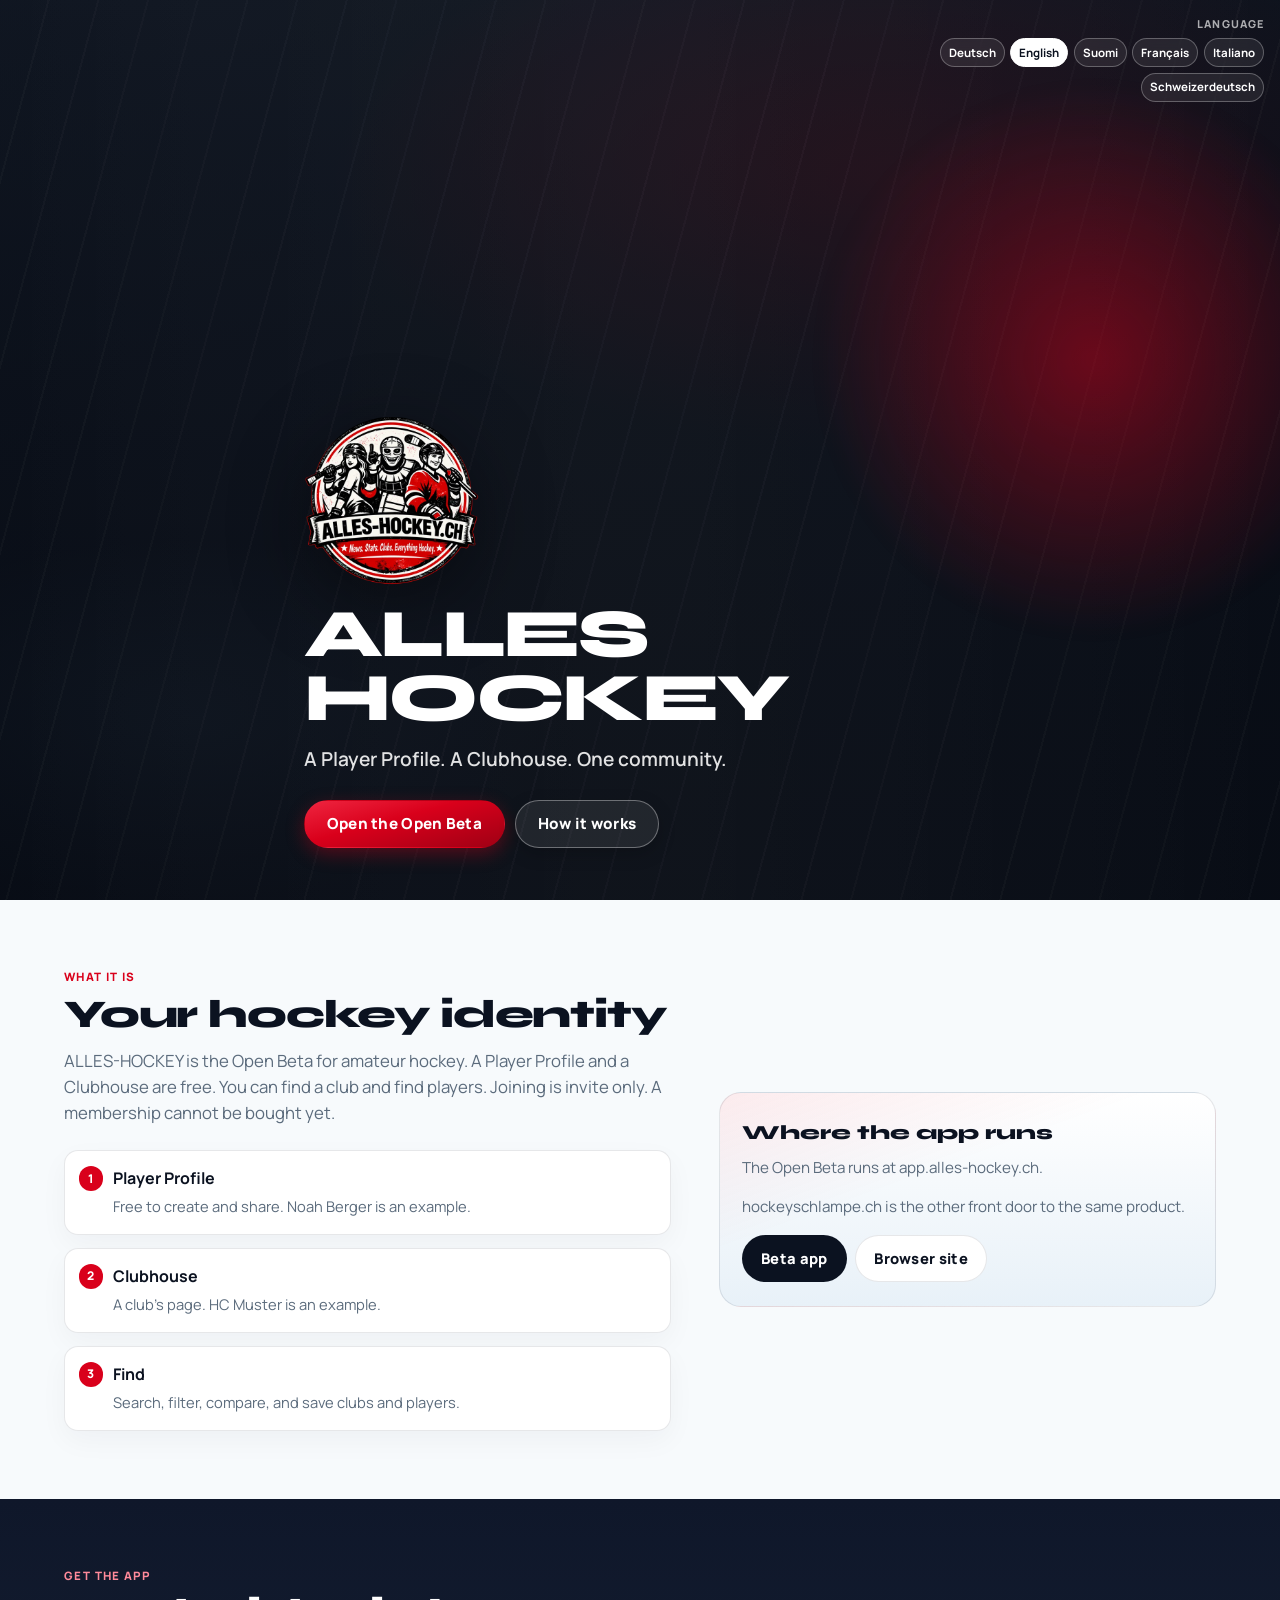
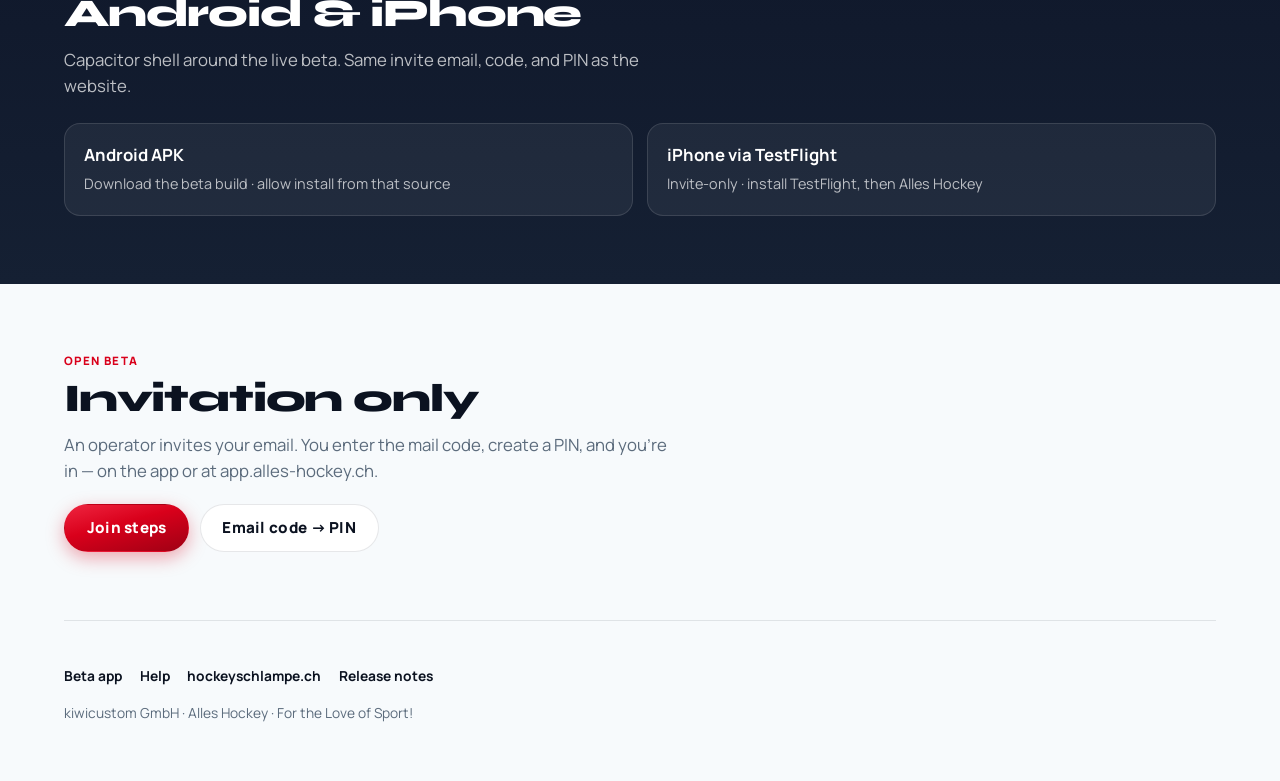
<file: index.html>
<!DOCTYPE html>
<html lang="de">
<head>
  <meta charset="utf-8" />
  <meta name="viewport" content="width=device-width, initial-scale=1" />
  <title>ALLES-HOCKEY — Spielerprofil und Clubhaus</title>
  <meta
    name="description"
    content="Open Beta. Ein Spielerprofil und ein Clubhaus sind gratis. Clubs finden. Spieler finden. Nur auf Einladung. Eine Mitgliedschaft kann man noch nicht kaufen."
  />
  <link rel="canonical" href="https://www.alles-hockey.ch/" />
  <link rel="alternate" hreflang="de" href="https://www.alles-hockey.ch/" />
  <link rel="alternate" hreflang="en" href="https://www.alles-hockey.ch/" />
  <link rel="alternate" hreflang="fi" href="https://www.alles-hockey.ch/" />
  <link rel="alternate" hreflang="fr" href="https://www.alles-hockey.ch/" />
  <link rel="alternate" hreflang="it" href="https://www.alles-hockey.ch/" />
  <link rel="alternate" hreflang="x-default" href="https://www.alles-hockey.ch/" />
  <meta name="theme-color" content="#d9001b" />
  <meta name="robots" content="index,follow,max-image-preview:large" />
  <meta property="og:type" content="website" />
  <meta property="og:site_name" content="Alles Hockey" />
  <meta property="og:locale" content="de_CH" />
  <meta property="og:locale:alternate" content="en_CH" />
  <meta property="og:locale:alternate" content="fr_CH" />
  <meta property="og:locale:alternate" content="it_CH" />
  <meta property="og:locale:alternate" content="fi_FI" />
  <meta property="og:url" content="https://www.alles-hockey.ch/" />
  <meta property="og:title" content="ALLES-HOCKEY" />
  <meta
    property="og:description"
    content="Ein Spielerprofil. Ein Clubhaus. Clubs und Spieler finden. Open Beta, nur auf Einladung."
  />
  <meta property="og:image" content="https://www.alles-hockey.ch/assets/brand/alles-hockey-192.png" />
  <meta property="og:image:width" content="192" />
  <meta property="og:image:height" content="192" />
  <meta name="twitter:card" content="summary" />
  <meta name="twitter:title" content="ALLES-HOCKEY" />
  <meta
    name="twitter:description"
    content="Ein Spielerprofil. Ein Clubhaus. Clubs und Spieler finden. Open Beta, nur auf Einladung."
  />
  <meta name="twitter:image" content="https://www.alles-hockey.ch/assets/brand/alles-hockey-192.png" />
  <link rel="icon" href="/assets/brand/alles-hockey-64.png" />
  <link rel="apple-touch-icon" href="/assets/brand/alles-hockey-192.png" />
  <link rel="preconnect" href="https://fonts.googleapis.com" />
  <link rel="preconnect" href="https://fonts.gstatic.com" crossorigin />
  <link
    href="https://fonts.googleapis.com/css2?family=Manrope:wght@500;600;700;800&family=Syne:wght@700;800&display=swap"
    rel="stylesheet"
  />
  <link rel="stylesheet" href="/css/site.css" />
  <script type="application/ld+json">
  {
    "@context": "https://schema.org",
    "@type": "WebSite",
    "name": "Alles Hockey",
    "url": "https://www.alles-hockey.ch/",
    "inLanguage": ["de", "en", "fi", "fr", "it", "gsw"],
    "description": "Open Beta. Ein Spielerprofil und ein Clubhaus sind gratis. Clubs finden. Spieler finden. Nur auf Einladung.",
    "publisher": {
      "@type": "Organization",
      "name": "kiwicustom GmbH",
      "url": "https://kiwicustom.com"
    }
  }
  </script>
  <script type="application/ld+json">
  {
    "@context": "https://schema.org",
    "@type": "SoftwareApplication",
    "name": "Alles Hockey",
    "applicationCategory": "SportsApplication",
    "operatingSystem": "iOS, Android, Web",
    "url": "https://app.alles-hockey.ch/",
    "offers": { "@type": "Offer", "price": "0", "priceCurrency": "CHF" }
  }
  </script>
</head>
<body>
  <a class="skip" href="#main" data-i18n="skip">Zum Inhalt springen</a>

  <header class="hero" role="banner">
    <div class="lang-bar">
      <div id="lang-switch" class="lang-switch"></div>
    </div>
    <div class="hero__plane" aria-hidden="true">
      <div class="hero__ice"></div>
      <div class="hero__glow"></div>
    </div>
    <div class="hero__inner">
      <div class="hero__brand">
        <img
          class="hero__logo"
          src="/assets/brand/logo-alles-hockey.ch.webp"
          width="220"
          height="220"
          alt="Alles Hockey"
        />
        <h1 class="hero__name">Alles Hockey</h1>
        <p class="hero__tag" data-i18n="hero.tag">Ein Spielerprofil. Ein Clubhaus. Eine Gemeinschaft.</p>
      </div>
      <div class="hero__ctas">
        <a class="btn btn--primary" href="https://app.alles-hockey.ch/" data-i18n="hero.ctaBeta">Open Beta öffnen</a>
        <a class="btn btn--ghost" href="https://help.alles-hockey.ch/" data-i18n="hero.ctaHelp">So funktioniert’s</a>
      </div>
    </div>
  </header>

  <main id="main">
    <section class="section" aria-labelledby="what-title">
      <div class="split">
        <div data-reveal>
          <p class="section__kicker" data-i18n="what.kicker">Was ist das?</p>
          <h2 class="section__title" id="what-title" data-i18n="what.title">Deine Hockey-Identität</h2>
          <p class="section__lead" data-i18n="what.lead">
            ALLES-HOCKEY ist die Open Beta für Amateurhockey. Ein Spielerprofil und ein Clubhaus sind gratis. Du kannst einen Club finden und Spieler finden. Der Beitritt ist nur auf Einladung. Eine Mitgliedschaft kann man noch nicht kaufen.
          </p>
          <ul class="feature-list">
            <li data-n="1">
              <strong data-i18n="feat.lm.title">Spielerprofil</strong>
              <span data-i18n="feat.lm.body">Gratis erstellen und teilen. Noah Berger ist ein Beispiel.</span>
            </li>
            <li data-n="2">
              <strong data-i18n="feat.sc.title">Clubhaus</strong>
              <span data-i18n="feat.sc.body">Die Seite eines Clubs. HC Muster ist ein Beispiel.</span>
            </li>
            <li data-n="3">
              <strong data-i18n="feat.map.title">Finden</strong>
              <span data-i18n="feat.map.body">Clubs und Spieler suchen, filtern, vergleichen und merken.</span>
            </li>
          </ul>
        </div>
        <aside class="panel" data-reveal>
          <h3 data-i18n="panel.title">Wo die App läuft</h3>
          <p data-i18n="panel.p1">
            Die Open Beta läuft unter app.alles-hockey.ch.
          </p>
          <p data-i18n="panel.p2">
            hockeyschlampe.ch ist der andere Eingang zum selben Produkt.
          </p>
          <div class="panel__links">
            <a class="btn btn--ink" href="https://app.alles-hockey.ch/" data-i18n="panel.ctaBeta">Beta-App</a>
            <a class="btn btn--outline" href="https://hockeyschlampe.ch/" data-i18n="panel.ctaBrowser">Browser-Site</a>
          </div>
        </aside>
      </div>
    </section>

    <section class="band" aria-labelledby="install-title">
      <div class="section">
        <p class="section__kicker" data-i18n="install.kicker">App holen</p>
        <h2 class="section__title" id="install-title" data-i18n="install.title">Android &amp; iPhone</h2>
        <p class="section__lead" data-i18n="install.lead">
          Capacitor-Shell um die Live-Beta. Gleiche Einladungs-E-Mail, Code und PIN wie auf der Website.
        </p>
        <div class="install-grid">
          <a
            class="install-link"
            href="https://github.com/kiwicustom/hs-android-beta/releases/latest/download/alles-hockey-beta.apk"
          >
            <strong data-i18n="install.android.title">Android-APK</strong>
            <span data-i18n="install.android.body">Beta-Build laden · Installation von dieser Quelle erlauben</span>
          </a>
          <a class="install-link" href="https://help.alles-hockey.ch/help/install-ios.html">
            <strong data-i18n="install.ios.title">iPhone via TestFlight</strong>
            <span data-i18n="install.ios.body">Nur Einladung · TestFlight installieren, dann Alles Hockey</span>
          </a>
        </div>
      </div>
    </section>

    <section class="section" aria-labelledby="join-title">
      <div data-reveal>
        <p class="section__kicker" data-i18n="join.kicker">Open Beta</p>
        <h2 class="section__title" id="join-title" data-i18n="join.title">Nur auf Einladung</h2>
        <p class="section__lead" data-i18n="join.lead">
          Ein Operator lädt deine E-Mail ein. Du gibst den Mail-Code ein, erstellst eine PIN — und bist drin, in der App oder unter app.alles-hockey.ch.
        </p>
        <div class="hero__ctas" style="margin-top:1.25rem">
          <a class="btn btn--primary" href="https://help.alles-hockey.ch/help/join.html" data-i18n="join.ctaJoin">Beitrittsschritte</a>
          <a class="btn btn--outline" href="https://help.alles-hockey.ch/help/sign-in.html" data-i18n="join.ctaPin">E-Mail-Code → PIN</a>
        </div>
      </div>
    </section>
  </main>

  <footer class="site-footer">
    <nav data-i18n-aria="footer.nav" aria-label="Footer">
      <a href="https://app.alles-hockey.ch/" data-i18n="footer.beta">Beta-App</a>
      <a href="https://help.alles-hockey.ch/" data-i18n="footer.help">Hilfe</a>
      <a href="https://hockeyschlampe.ch/">hockeyschlampe.ch</a>
      <a href="https://help.alles-hockey.ch/docs/release-notes.html">Release notes</a>
    </nav>
    <p data-i18n="footer.tagline">kiwicustom GmbH · Alles Hockey · For the Love of Sport!</p>
  </footer>

  <script src="/js/i18n.js"></script>
  <script src="/js/i18n-boot.js"></script>
  <script src="/js/site.js" defer></script>
</body>
</html>
</file>
<file: css/site.css>
:root {
  --ah-red: #d9001b;
  --ah-red-deep: #9f0014;
  --ah-ink: #0b1220;
  --ah-muted: #5b6b7c;
  --ah-ice: #e8f1f8;
  --ah-paper: #f7fafc;
  --ah-line: rgba(15, 23, 42, 0.1);
  --font-display: "Syne", "Manrope", system-ui, sans-serif;
  --font-body: "Manrope", system-ui, -apple-system, sans-serif;
  --max: 72rem;
  --ease: cubic-bezier(0.22, 1, 0.36, 1);
}

*,
*::before,
*::after { box-sizing: border-box; }

html { scroll-behavior: smooth; }

body {
  margin: 0;
  font-family: var(--font-body);
  color: var(--ah-ink);
  background: var(--ah-paper);
  line-height: 1.55;
  min-height: 100vh;
  overflow-x: hidden;
}

img { max-width: 100%; display: block; }
a { color: inherit; }

.skip {
  position: absolute;
  left: -999px;
  top: 0;
  background: #fff;
  padding: 0.5rem 0.75rem;
  z-index: 100;
}
.skip:focus { left: 0.75rem; top: 0.75rem; }

/* —— Hero —— */
.hero {
  position: relative;
  min-height: 100svh;
  display: grid;
  align-items: end;
  color: #fff;
  isolation: isolate;
}

.hero__plane {
  position: absolute;
  inset: 0;
  z-index: -2;
  background:
    linear-gradient(165deg, rgba(8, 12, 20, 0.55) 0%, rgba(8, 12, 20, 0.78) 48%, rgba(8, 12, 20, 0.92) 100%),
    radial-gradient(ellipse 80% 55% at 70% 20%, rgba(217, 0, 27, 0.35), transparent 55%),
    radial-gradient(ellipse 60% 40% at 15% 80%, rgba(120, 180, 220, 0.18), transparent 50%),
    linear-gradient(180deg, #1a2332 0%, #0b1220 100%);
  overflow: hidden;
}

.hero__ice {
  position: absolute;
  inset: 0;
  background-image:
    linear-gradient(90deg, transparent 0%, rgba(255, 255, 255, 0.04) 50%, transparent 100%),
    repeating-linear-gradient(
      105deg,
      transparent 0,
      transparent 46px,
      rgba(255, 255, 255, 0.03) 46px,
      rgba(255, 255, 255, 0.03) 48px
    );
  mix-blend-mode: screen;
  opacity: 0.7;
  animation: ice-drift 18s linear infinite;
}

.hero__glow {
  position: absolute;
  width: min(70vw, 36rem);
  height: min(70vw, 36rem);
  border-radius: 50%;
  background: radial-gradient(circle, rgba(217, 0, 27, 0.45), transparent 68%);
  filter: blur(8px);
  top: 8%;
  right: -8%;
  animation: glow-pulse 7s var(--ease) infinite alternate;
  pointer-events: none;
}

@keyframes ice-drift {
  from { transform: translate3d(0, 0, 0); }
  to { transform: translate3d(-48px, 12px, 0); }
}

@keyframes glow-pulse {
  from { opacity: 0.65; transform: scale(1); }
  to { opacity: 1; transform: scale(1.08); }
}

.hero__inner {
  width: min(100% - 2rem, 42rem);
  margin: 0 auto;
  padding: 5.5rem 0 3.25rem;
}

.hero__brand {
  display: flex;
  flex-direction: column;
  align-items: flex-start;
  gap: 0.85rem;
  margin: 0 0 1.5rem;
}

.hero__logo {
  width: clamp(7.5rem, 28vw, 11rem);
  height: auto;
  filter: drop-shadow(0 18px 40px rgba(0, 0, 0, 0.45));
  animation: logo-in 0.9s var(--ease) both;
}

.hero__name {
  margin: 0;
  font-family: var(--font-display);
  font-weight: 800;
  font-size: clamp(2.4rem, 9vw, 4.25rem);
  letter-spacing: -0.04em;
  line-height: 0.95;
  text-transform: uppercase;
  animation: rise 0.85s var(--ease) 0.12s both;
}

.hero__tag {
  margin: 0;
  max-width: 28rem;
  font-size: clamp(1.02rem, 2.6vw, 1.2rem);
  font-weight: 600;
  color: rgba(255, 255, 255, 0.88);
  animation: rise 0.85s var(--ease) 0.22s both;
}

.hero__ctas {
  display: flex;
  flex-wrap: wrap;
  align-items: stretch;
  gap: 0.65rem;
  margin: 1.6rem 0 0;
  animation: rise 0.85s var(--ease) 0.34s both;
}

.hero__ctas .btn {
  min-height: 3rem;
  padding: 0.85rem 1.35rem;
  font-size: 0.95rem;
  line-height: 1.15;
}

@keyframes logo-in {
  from { opacity: 0; transform: translateY(18px) scale(0.94); }
  to { opacity: 1; transform: none; }
}

@keyframes rise {
  from { opacity: 0; transform: translateY(22px); }
  to { opacity: 1; transform: none; }
}

.btn {
  display: inline-flex;
  align-items: center;
  justify-content: center;
  gap: 0.4rem;
  min-height: 2.85rem;
  padding: 0.7rem 1.15rem;
  border-radius: 999px;
  font: inherit;
  font-weight: 800;
  font-size: 0.92rem;
  letter-spacing: 0.02em;
  text-decoration: none;
  border: 1px solid transparent;
  cursor: pointer;
  transition: transform 160ms var(--ease), filter 160ms var(--ease), background 160ms ease;
}

.btn:hover { transform: translateY(-1px); filter: brightness(1.05); }
.btn:active { transform: translateY(0); }

.btn--primary {
  background: linear-gradient(165deg, #ef2540 0%, var(--ah-red) 42%, var(--ah-red-deep) 100%);
  color: #fff;
  /* Tight glow — a large shadow reads as a taller/wider control next to ghost. */
  box-shadow: 0 6px 18px rgba(217, 0, 27, 0.34);
}

.btn--ghost {
  background: rgba(255, 255, 255, 0.08);
  color: #fff;
  border-color: rgba(255, 255, 255, 0.34);
  backdrop-filter: blur(8px);
  box-shadow: 0 6px 18px rgba(0, 0, 0, 0.18);
}

.btn--ink {
  background: var(--ah-ink);
  color: #fff;
}

.btn--outline {
  background: #fff;
  color: var(--ah-ink);
  border-color: var(--ah-line);
}

/* —— Sections —— */
.section {
  width: min(100% - 2rem, var(--max));
  margin: 0 auto;
  padding: 4.25rem 0;
}

.section__kicker {
  margin: 0 0 0.45rem;
  font-size: 0.72rem;
  font-weight: 800;
  letter-spacing: 0.12em;
  text-transform: uppercase;
  color: var(--ah-red);
}

.section__title {
  margin: 0 0 0.75rem;
  font-family: var(--font-display);
  font-size: clamp(1.7rem, 4vw, 2.45rem);
  font-weight: 800;
  letter-spacing: -0.03em;
  line-height: 1.1;
}

.section__lead {
  margin: 0;
  max-width: 38rem;
  color: var(--ah-muted);
  font-size: 1.05rem;
}

.split {
  display: grid;
  gap: 1.75rem;
}

@media (min-width: 860px) {
  .split {
    grid-template-columns: 1.1fr 0.9fr;
    align-items: center;
    gap: 3rem;
  }
}

.feature-list {
  list-style: none;
  margin: 1.5rem 0 0;
  padding: 0;
  display: grid;
  gap: 0.85rem;
}

.feature-list li {
  position: relative;
  padding: 0.95rem 1rem 0.95rem 3rem;
  border-radius: 14px;
  background: #fff;
  border: 1px solid var(--ah-line);
  box-shadow: 0 10px 28px rgba(15, 23, 42, 0.04);
}

.feature-list li::before {
  content: attr(data-n);
  position: absolute;
  left: 0.85rem;
  top: 0.95rem;
  width: 1.55rem;
  height: 1.55rem;
  border-radius: 999px;
  background: var(--ah-red);
  color: #fff;
  font-size: 0.75rem;
  font-weight: 800;
  display: grid;
  place-items: center;
}

.feature-list strong {
  display: block;
  margin-bottom: 0.15rem;
  font-size: 1rem;
}

.feature-list span {
  color: var(--ah-muted);
  font-size: 0.92rem;
}

.panel {
  border-radius: 22px;
  padding: 1.5rem 1.35rem;
  background:
    linear-gradient(160deg, rgba(217, 0, 27, 0.08), transparent 40%),
    linear-gradient(180deg, #fff, var(--ah-ice));
  border: 1px solid var(--ah-line);
}

.panel h3 {
  margin: 0 0 0.5rem;
  font-family: var(--font-display);
  font-size: 1.25rem;
  font-weight: 800;
}

.panel p {
  margin: 0 0 1rem;
  color: var(--ah-muted);
  font-size: 0.95rem;
}

.panel__links {
  display: flex;
  flex-wrap: wrap;
  gap: 0.5rem;
}

.band {
  background: linear-gradient(180deg, #0f172a 0%, #152033 100%);
  color: #fff;
}

.band .section__kicker { color: #ff8a9a; }
.band .section__lead { color: rgba(255, 255, 255, 0.72); }

.install-grid {
  display: grid;
  gap: 0.85rem;
  margin-top: 1.5rem;
}

@media (min-width: 720px) {
  .install-grid { grid-template-columns: 1fr 1fr; }
}

.install-link {
  display: block;
  padding: 1.15rem 1.2rem;
  border-radius: 16px;
  text-decoration: none;
  background: rgba(255, 255, 255, 0.06);
  border: 1px solid rgba(255, 255, 255, 0.12);
  transition: background 160ms ease, transform 160ms var(--ease);
}

.install-link:hover {
  background: rgba(255, 255, 255, 0.1);
  transform: translateY(-2px);
}

.install-link strong {
  display: block;
  font-size: 1.05rem;
  margin-bottom: 0.2rem;
}

.install-link span {
  color: rgba(255, 255, 255, 0.7);
  font-size: 0.9rem;
}

.site-footer {
  width: min(100% - 2rem, var(--max));
  margin: 0 auto;
  padding: 2rem 0 2.75rem;
  border-top: 1px solid var(--ah-line);
  color: var(--ah-muted);
  font-size: 0.86rem;
}

.site-footer nav {
  display: flex;
  flex-wrap: wrap;
  gap: 0.85rem 1.1rem;
  margin: 0.75rem 0 1rem;
}

.site-footer a {
  font-weight: 700;
  text-decoration: none;
  color: var(--ah-ink);
}

.site-footer a:hover { color: var(--ah-red); }

/* —— Language —— */
.lang-bar {
  position: absolute;
  top: 1rem;
  right: 1rem;
  z-index: 2;
}
.lang-switch {
  display: flex;
  flex-direction: column;
  align-items: flex-end;
  gap: 0.35rem;
}
.lang-switch__label {
  font-size: 0.68rem;
  font-weight: 800;
  letter-spacing: 0.1em;
  text-transform: uppercase;
  color: rgba(255, 255, 255, 0.65);
}
.lang-switch__group {
  display: flex;
  flex-wrap: wrap;
  justify-content: flex-end;
  gap: 0.35rem;
  max-width: min(100vw - 2rem, 22rem);
}
.lang-switch__btn {
  appearance: none;
  border: 1px solid rgba(255, 255, 255, 0.28);
  background: rgba(255, 255, 255, 0.08);
  color: #fff;
  font: inherit;
  font-size: 0.72rem;
  font-weight: 700;
  padding: 0.28rem 0.5rem;
  border-radius: 999px;
  cursor: pointer;
  backdrop-filter: blur(8px);
  transition: background 140ms ease, border-color 140ms ease;
}
.lang-switch__btn:hover {
  background: rgba(255, 255, 255, 0.16);
}
.lang-switch__btn.is-active {
  background: #fff;
  color: var(--ah-ink);
  border-color: #fff;
}

@media (prefers-reduced-motion: reduce) {
  *,
  *::before,
  *::after {
    animation: none !important;
    transition: none !important;
  }
}

[data-reveal] {
  opacity: 0;
  transform: translateY(18px);
  transition: opacity 0.7s var(--ease), transform 0.7s var(--ease);
}
[data-reveal].is-in {
  opacity: 1;
  transform: none;
}
</file>
